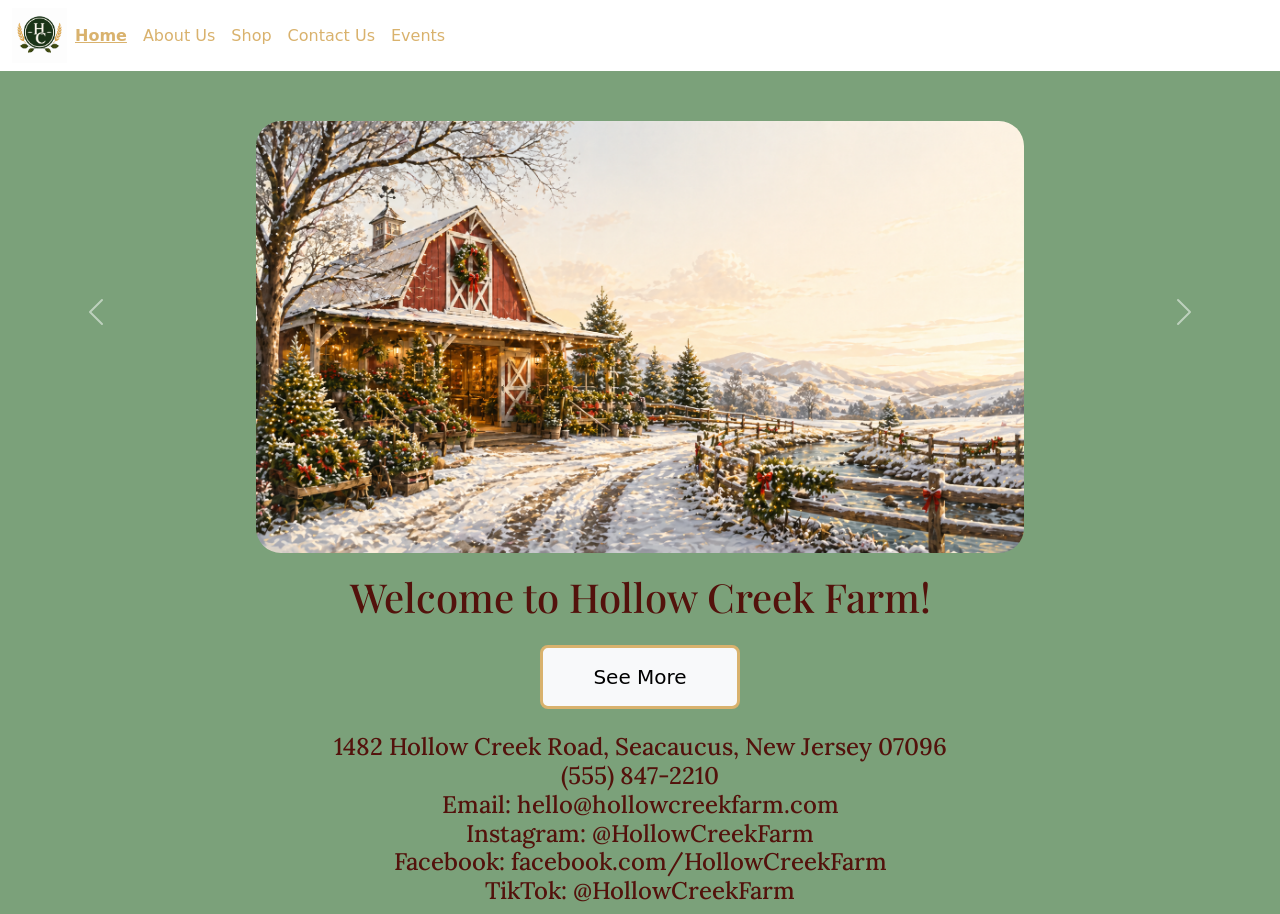
<file: index.html>
<!doctype html>
<html lang="en" data-bs-theme="light">
    <head>
        <title>Hollow Creek Farm</title>
        <!-- Required meta tags -->
        <meta charset="utf-8" />
        <meta name="viewport" content="width=device-width, initial-scale=1" />

        <!-- Bootstrap CSS v5.3.8 -->
         <link rel="stylesheet" href="homepage.css" />
        <link
            href="https://cdn.jsdelivr.net/npm/bootstrap@5.3.8/dist/css/bootstrap.min.css"
            rel="stylesheet"
            integrity="sha384-sRIl4kxILFvY47J16cr9ZwB07vP4J8+LH7qKQnuqkuIAvNWLzeN8tE5YBujZqJLB"
            crossorigin="anonymous"
        />
        <link rel="preconnect" href="https://fonts.googleapis.com">
<link rel="preconnect" href="https://fonts.gstatic.com" crossorigin>
<link href="https://fonts.googleapis.com/css2?family=Lora:ital,wght@0,400..700;1,400..700&family=Playfair+Display:ital,wght@0,400..900;1,400..900&family=Source+Sans+3:ital,wght@0,200..900;1,200..900&display=swap" rel="stylesheet">
    </head>

    <body>
        <header>
            <nav class="navbar navbar-expand-lg bg-body-white">
  <div class="container-fluid">
    <img src="logo-monogram-hc-wheat.png" width="55" height="55" class="d-inline-block align-text-top" />
    <button class="navbar-toggler" type="button" data-bs-toggle="collapse" data-bs-target="#navbarNav" aria-controls="navbarNav" aria-expanded="false" aria-label="Toggle navigation">
      <span class="navbar-toggler-icon"></span>
    </button>
    <div class="collapse navbar-collapse" id="navbarNav">
      <ul class="navbar-nav">
        <li class="nav-item">
          <a class="nav-link active" aria-current="page" href="index.html"><b><u>Home</u></b></a>
        </li>
        <li class="nav-item">
          <a class="nav-link" href="page2.html">About Us</a>
        </li>
        <li class="nav-item">
          <a class="nav-link" href="page3.html">Shop</a>
        </li>

        <li class="nav-item">
          <a class="nav-link" href="page4.html">Contact Us</a>
        </li>

        <li class="nav-item">
          <a class="nav-link" href="page5.html">Events</a>
        </li>
      </ul>
    </div>
  </div>
</nav>
        <main>
            <div id="carouselExampleAutoplaying" class="carousel slide" data-bs-ride="carousel">
  <div class="carousel-inner">
    <div class="carousel-item active">
      <img src="winter.png" class="d-block w-60" alt="Winter">
    </div>
    <div class="carousel-item">
      <img src="sunrise.png" class="d-block w-60" alt="Spring">
    </div>
    <div class="carousel-item">
      <img src="summer.png" class="d-block w-60" alt="Summer">
    </div>
        <div class="carousel-item">
      <img src="fall.png" class="d-block w-60" alt="Autumn">
    </div>
  </div>
  <button class="carousel-control-prev" type="button" data-bs-target="#carouselExampleAutoplaying" data-bs-slide="prev">
    <span class="carousel-control-prev-icon" aria-hidden="true"></span>
    <span class="visually-hidden">Previous</span>
  </button>
  <button class="carousel-control-next" type="button" data-bs-target="#carouselExampleAutoplaying" data-bs-slide="next">
    <span class="carousel-control-next-icon" aria-hidden="true"></span>
    <span class="visually-hidden">Next</span>
  </button>
</div>

<h1 class="text-center">Welcome to Hollow Creek Farm!</h1>
                  <a href="page2.html" class="btn btn-light cta-btn" role="button">
            See More
          </a>
          <h4 class="text-center">1482 Hollow Creek Road, Seacaucus, New Jersey 07096<br>(555) 847-2210<br>Email: hello@hollowcreekfarm.com<br>Instagram: @HollowCreekFarm <br>Facebook: facebook.com/HollowCreekFarm <br>TikTok: @HollowCreekFarm</h4>
        </main>
        <footer>
            <!-- place footer here -->
        </footer>
        <!-- Bootstrap JavaScript Bundle (includes Popper) -->
        <script
            src="https://cdn.jsdelivr.net/npm/bootstrap@5.3.8/dist/js/bootstrap.bundle.min.js"
            integrity="sha384-FKyoEForCGlyvwx9Hj09JcYn3nv7wiPVlz7YYwJrWVcXK/BmnVDxM+D2scQbITxI"
            crossorigin="anonymous"
        ></script>
    </body>
</html>
</file>
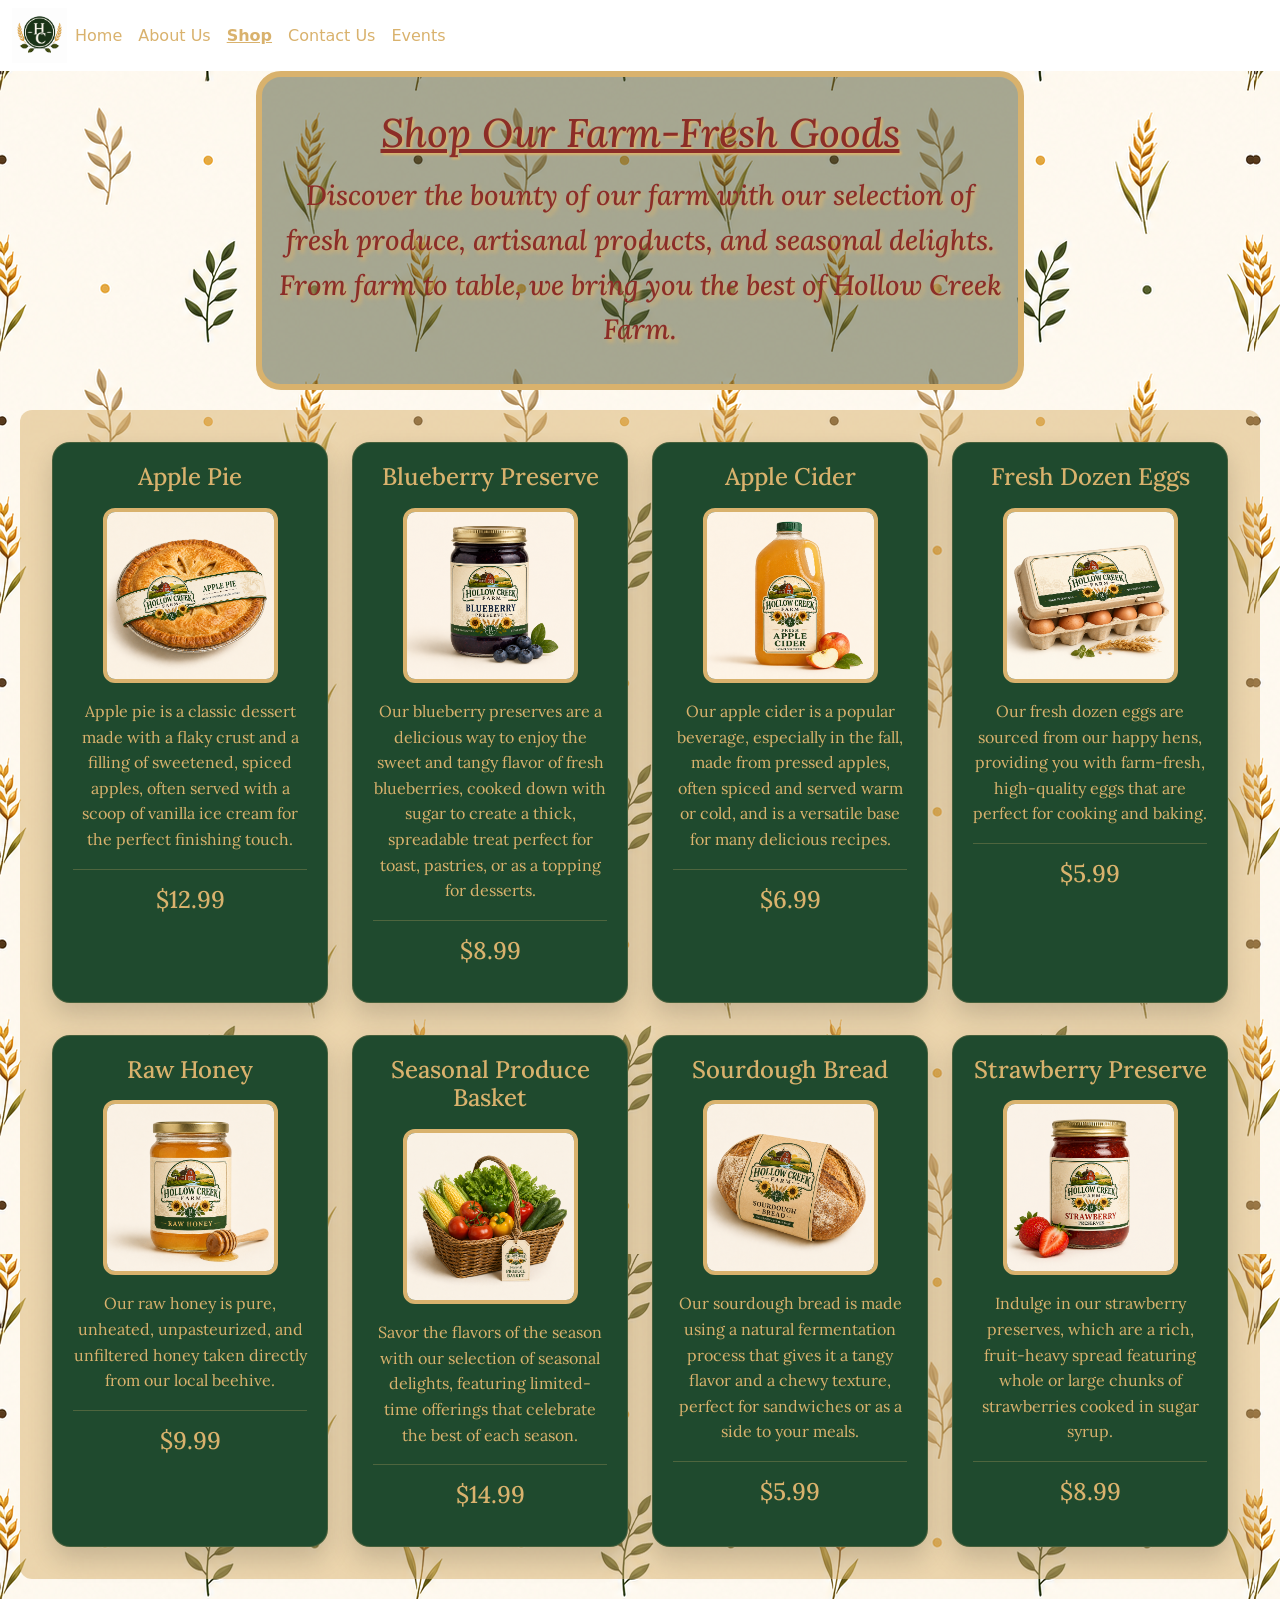
<file: page3.html>
<!doctype html>
<html lang="en" data-bs-theme="light">
<head>
    <title>Hollow Creek Farm</title>

    <meta charset="utf-8" />
    <meta name="viewport" content="width=device-width, initial-scale=1" />

    <link rel="stylesheet" href="page3.css" />

    <link
        href="https://cdn.jsdelivr.net/npm/bootstrap@5.3.8/dist/css/bootstrap.min.css"
        rel="stylesheet"
        integrity="sha384-sRIl4kxILFvY47J16cr9ZwB07vP4J8+LH7qKQnuqkuIAvNWLzeN8tE5YBujZqJLB"
        crossorigin="anonymous"
    />

    <link rel="preconnect" href="https://fonts.googleapis.com">
    <link rel="preconnect" href="https://fonts.gstatic.com" crossorigin>
    <link href="https://fonts.googleapis.com/css2?family=Lora:ital,wght@0,400..700;1,400..700&family=Playfair+Display:ital,wght@0,400..900;1,400..900&family=Source+Sans+3:ital,wght@0,200..900;1,200..900&display=swap" rel="stylesheet">
</head>

<body>

<header>
    <nav class="navbar navbar-expand-lg">
        <div class="container-fluid">
            <img src="logo-monogram-hc-wheat.png" width="55" height="55" class="d-inline-block align-text-top" alt="Hollow Creek Farm Logo" />

            <button class="navbar-toggler" type="button" data-bs-toggle="collapse" data-bs-target="#navbarNav"
                aria-controls="navbarNav" aria-expanded="false" aria-label="Toggle navigation">
                <span class="navbar-toggler-icon"></span>
            </button>

            <div class="collapse navbar-collapse" id="navbarNav">
                <ul class="navbar-nav">
                    <li class="nav-item">
                        <a class="nav-link active" href="index.html">Home</a>
                    </li>

                    <li class="nav-item">
                        <a class="nav-link" href="page2.html">About Us</a>
                    </li>

                    <li class="nav-item">
                        <a class="nav-link" href="#"><b><u>Shop</u></b></a>
                    </li>

                    <li class="nav-item">
                        <a class="nav-link" href="page4.html">Contact Us</a>
                    </li>

                    <li class="nav-item">
                        <a class="nav-link" href="page5.html">Events</a>
                    </li>
                </ul>
            </div>
        </div>
    </nav>
</header>

<main>

    <div class="title">
        <h1><i><u>Shop Our Farm-Fresh Goods</u></i></h1>

        <h3>
            <i>
                Discover the bounty of our farm with our selection of fresh produce,
                artisanal products, and seasonal delights. From farm to table,
                we bring you the best of Hollow Creek Farm.
            </i>
        </h3>
    </div>

    <div class="Products">

        <div class="row text-center g-4">

            <div class="col-md-3 col-sm-12">
                <div class="product-card">
                    <h4>Apple Pie</h4>
                    <img src="apple-pie.png" class="img-fluid" alt="Apple Pie">
                    <p>
                        Apple pie is a classic dessert made with a flaky crust and a filling of sweetened, spiced apples, often served with a scoop of vanilla ice cream for the perfect finishing touch.
                    </p>
                    <hr>
                    <h4>$12.99</h4>
                </div>
            </div>

            <div class="col-md-3 col-sm-12">
                <div class="product-card">
                    <h4>Blueberry Preserve</h4>
                    <img src="blueberry-preserve.png" class="img-fluid" alt="Blueberry Preserve">
                    <p>
Our blueberry preserves are a delicious way to enjoy the sweet and tangy flavor of fresh blueberries, cooked down with sugar to create a thick, spreadable treat perfect for toast, pastries, or as a topping for desserts.
                    </p>
                    <hr>
                    <h4>$8.99</h4>
                </div>
            </div>

            <div class="col-md-3 col-sm-12">
                <div class="product-card">
                    <h4>Apple Cider</h4>
                    <img src="apple-cider.png" class="img-fluid" alt="Apple Cider">
                    <p>
Our apple cider is a popular beverage, especially in the fall, made from pressed apples, often spiced and served warm or cold, and is a versatile base for many delicious recipes.
                    </p>
                    <hr>
                    <h4>$6.99</h4>
                </div>
            </div>

                        <div class="col-md-3 col-sm-12">
                <div class="product-card">
                    <h4>Fresh Dozen Eggs</h4>
                    <img src="fresh-eggs.png" class="img-fluid" alt="Fresh Eggs">
                    <p>
Our fresh dozen eggs are sourced from our happy hens, providing you with farm-fresh, high-quality eggs that are perfect for cooking and baking.
                    </p>
                    <hr>
                    <h4>$5.99</h4>
                </div>
            </div>

        </div>

        <div class="row text-center g-4 mt-2">

            <div class="col-md-3 col-sm-12">
                <div class="product-card">
                    <h4>Raw Honey</h4>
                    <img src="raw-honey.png" class="img-fluid" alt="Raw Honey">
                    <p>
                        Our raw honey is pure, unheated, unpasteurized, and unfiltered honey taken directly from our local beehive.
                    </p>
                    <hr>
                    <h4>$9.99</h4>
                </div>
            </div>

            <div class="col-md-3 col-sm-12">
                <div class="product-card">
                    <h4>Seasonal Produce Basket</h4>
                    <img src="seasonal-produce-basket.png" class="img-fluid" alt="Seasonal Produce Basket">
                    <p>
                        Savor the flavors of the season with our selection of seasonal delights,
                        featuring limited-time offerings that celebrate the best of each season.
                    </p>
                    <hr>
                    <h4>$14.99</h4>
                </div>
            </div>

                        <div class="col-md-3 col-sm-12">
                <div class="product-card">
                    <h4>Sourdough Bread</h4>
                    <img src="sourdough-bread.png" class="img-fluid" alt="Sourdough Bread">
                    <p>
Our sourdough bread is made using a natural fermentation process that gives it a tangy flavor and a chewy texture, perfect for sandwiches or as a side to your meals.
                    </p>
                    <hr>
                    <h4>$5.99</h4>
                </div>
            </div>

            <div class="col-md-3 col-sm-12">
                <div class="product-card">
                    <h4>Strawberry Preserve</h4>
                    <img src="strawberry-preserve.png" class="img-fluid" alt="Strawberry Preserve">
                    <p>
                        Indulge in our strawberry preserves, which are a rich, fruit-heavy spread featuring whole or large chunks of strawberries cooked in sugar syrup.
                    </p>
                    <hr>
                    <h4>$8.99</h4>
                </div>
            </div>

        </div>


    </div>

</main>

<script src="https://cdn.jsdelivr.net/npm/bootstrap@5.3.8/dist/js/bootstrap.bundle.min.js"></script>

</body>
</html>
</file>
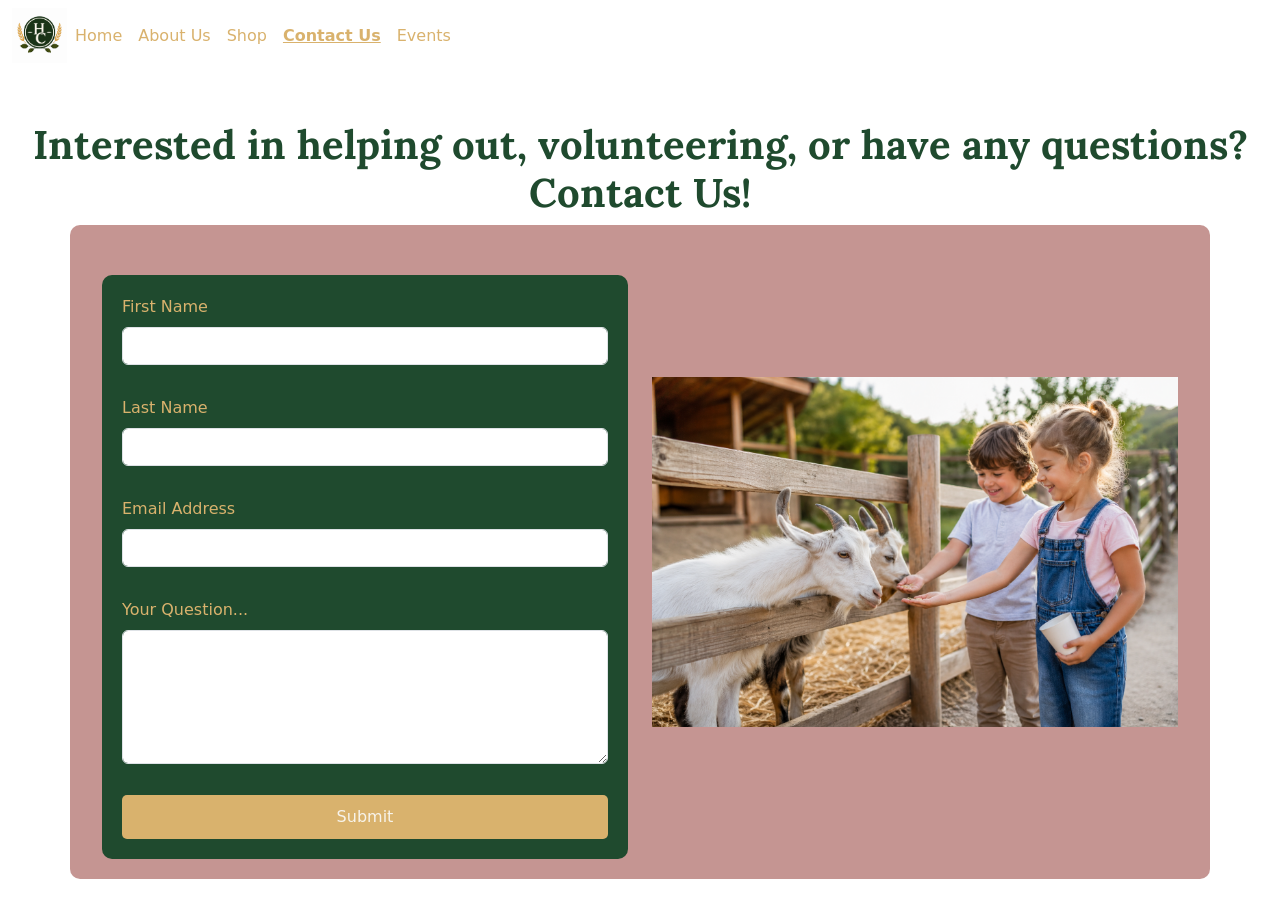
<file: page4.html>
<!doctype html>
<html lang="en" data-bs-theme="light">

<head>
    <title>Hollow Creek Farm</title>

    <meta charset="utf-8" />
    <meta name="viewport" content="width=device-width, initial-scale=1" />

    <link rel="stylesheet" href="page4.css" />

    <link
        href="https://cdn.jsdelivr.net/npm/bootstrap@5.3.8/dist/css/bootstrap.min.css"
        rel="stylesheet"
        integrity="sha384-sRIl4kxILFvY47J16cr9ZwB07vP4J8+LH7qKQnuqkuIAvNWLzeN8tE5YBujZqJLB"
        crossorigin="anonymous"
    />

    <link rel="preconnect" href="https://fonts.googleapis.com">
    <link rel="preconnect" href="https://fonts.gstatic.com" crossorigin>
    <link href="https://fonts.googleapis.com/css2?family=Lora:ital,wght@0,400..700;1,400..700&family=Playfair+Display:ital,wght@0,400..900;1,400..900&family=Source+Sans+3:ital,wght@0,200..900;1,200..900&display=swap" rel="stylesheet">
</head>

<body>

    <header>
        <nav class="navbar navbar-expand-lg">
            <div class="container-fluid">

                <img
                    src="logo-monogram-hc-wheat.png"
                    width="55"
                    height="55"
                    class="d-inline-block align-text-top"
                    alt="Hollow Creek Farm Logo"
                />

                <button
                    class="navbar-toggler"
                    type="button"
                    data-bs-toggle="collapse"
                    data-bs-target="#navbarNav"
                    aria-controls="navbarNav"
                    aria-expanded="false"
                    aria-label="Toggle navigation">
                    <span class="navbar-toggler-icon"></span>
                </button>

                <div class="collapse navbar-collapse" id="navbarNav">
                    <ul class="navbar-nav">

                        <li class="nav-item">
                            <a class="nav-link" href="index.html">Home</a>
                        </li>

                        <li class="nav-item">
                            <a class="nav-link" href="page2.html">About Us</a>
                        </li>

                        <li class="nav-item">
                            <a class="nav-link" href="page3.html">Shop</a>
                        </li>

                        <li class="nav-item">
                            <a class="nav-link active" href="#">
                                <b><u>Contact Us</u></b>
                            </a>
                        </li>

                        <li class="nav-item">
                            <a class="nav-link" href="page5.html">
                                Events
                            </a>
                        </li>

                    </ul>
                </div>

            </div>
        </nav>
    </header>

    <main>

        <div class="title">
            <h1>
                <b>
                    Interested in helping out, volunteering,
                    or have any questions?
                    <br>
                    Contact Us!
                </b>
            </h1>
        </div>

        <div class="container">

            <div class="row align-items-center">

                <!-- Contact Form -->
                <div class="col-md-6">

                    <form>

                        <div class="mb-3">
                            <label for="exampleFirstName" class="form-label">
                                First Name
                            </label>
                            <input
                                type="text"
                                class="form-control"
                                id="exampleFirstName">
                        </div>

                        <div class="mb-3">
                            <label for="exampleLastName" class="form-label">
                                Last Name
                            </label>
                            <input
                                type="text"
                                class="form-control"
                                id="exampleLastName">
                        </div>

                        <div class="mb-3">
                            <label for="exampleEmail" class="form-label">
                                Email Address
                            </label>
                            <input
                                type="email"
                                class="form-control"
                                id="exampleEmail">
                        </div>

                        <div class="mb-3">
                            <label for="exampleQuestion" class="form-label">
                                Your Question...
                            </label>
                            <textarea
                                class="form-control"
                                id="exampleQuestion"
                                rows="5"></textarea>
                        </div>

<button type="submit" class="btn farm-btn">
    Submit
</button>

                    </form>

                </div>

                <!-- Image -->
                <div class="col-md-6 text-center">

                    <img
                        src="kids.png"
                        class="img-fluid"
                        alt="Children helping at Hollow Creek Farm">

                </div>

            </div>

        </div>

    </main>

    <script
        src="https://cdn.jsdelivr.net/npm/bootstrap@5.3.8/dist/js/bootstrap.bundle.min.js"
        integrity="sha384-FKyoEForCGlyvwx9Hj09JcYn3nv7wiPVlz7YYwJrWVcXK/BmnVDxM+D2scQbITxI"
        crossorigin="anonymous">
    </script>

</body>

</html>
</file>
<file: homepage.css>
body {
    background-color: #7ba17a !important;
}

nav {
    background-color: white !important;
}

nav a {
    color: #D9B26D !important;
}

main img {
    width: 60%;
    height: auto;
    display: block;
    margin-top: 50px;
    margin-left: auto;
    margin-right: auto;
    align-items: center;
    border-radius: 25px;
}
h1 {
    padding-top: 20px;
color: #53120c !important;
font-family: "Playfair Display", serif;
  font-optical-sizing: auto;
  font-weight: 400px;
  font-style: normal;
}

.btn.btn-light.cta-btn {
    display: block;
    margin: 24px auto;
    padding: 14px 28px;
    font-size: 1.25rem;
    border-radius: 8px;
    border-color: #D9B26D !important;
    border-width: 3px;
    width: 200px;
    text-align: center;
}

h4 {
    font-family: "Lora", serif;
    font-weight: 400;
    font-style: normal;
    color: #53120c !important;
}
</file>
<file: page3.css>
body {
    background-image: url('wheat.png');
    background-repeat: repeat;
    margin: 0;
}

.navbar {
    background-color: white;
}

nav a {
    color: #D9B26D !important;
}

.title {
    color: #8C2D27;
    text-align: center !important;
    font-family: "Lora", serif;
    font-weight: 400;
    font-style: normal;
    padding: 2rem 1rem;
    background-color: #51573580 !important;
    border-radius: 25px;
    width: 60%;
    margin: 0 auto;
    border: 6px solid #D9B26D;
}

.title h1 {
    margin-bottom: 1rem;
    filter: drop-shadow(2px 2px 1px #D9B26D);
}

.title h3 {
    max-width: 900px;
    margin: 0 auto;
    line-height: 1.6;
    filter: drop-shadow(3px 3px 2px #D9B26D);
}

.Products {
    background-color: rgba(217, 178, 109, 0.5);
    padding: 2rem;
    margin: 20px;
    border-radius: 12px;
}

.product-card {
    background-color: #1F4A2E;
    color: #D9B26D;
    padding: 20px;
    border-radius: 18px;
    border: 1px solid rgba(217, 178, 109, 0.2);
    box-shadow: 0 12px 26px rgba(0, 0, 0, 0.16);
    transition: transform 0.2s ease, box-shadow 0.2s ease;
    font-family: "Lora", serif;
    font-weight: 400;
    height: 100%;
}

.product-card:hover {
    transform: translateY(-6px);
    box-shadow: 0 18px 36px rgba(0, 0, 0, 0.22);
}

.product-card h4 {
    margin-bottom: 1rem;
}

.product-card img {
    max-width: 175px;
    width: 100%;
    height: auto;
    border-radius: 12px;
    margin-bottom: 1rem;
    border: 4px solid #D9B26D;
}

.product-card img:hover {
    transform: translateY(-6px);
    box-shadow: 0 18px 36px rgba(0, 0, 0, 0.22);
    width: 110%;
    transition: transform 0.2s ease;
}

.product-card p {
    line-height: 1.6;
    margin-bottom: 0;
}

@media (max-width: 768px) {
    .Products {
        padding: 1rem;
        margin: 10px;
    }

    .title h1 {
        font-size: 2rem;
    }

    .title h3 {
        font-size: 1rem;
    }
}
</file>
<file: page4.css>
body {
    background-color: #F7F3EA;
    background-repeat: repeat;
    margin: 0;
}

.navbar {
    background-color: white;
    color: #D9B26D !important;
}

nav a {
    color: #D9B26D !important;
}

.title {
    text-align: center;
    margin-top: 50px;
    color: #1F4A2E;
    font-family: "Lora", serif;
    font-weight: 400;
    font-style: normal;
}

form {
    display: flex;
    flex-direction: column;
    margin-top: 30px;
    background-color:#1F4A2E;
    color: #D9B26D;
    padding: 20px;
    border-radius: 10px;
}

.form-control {
    margin-bottom: 15px;
    background-color: #F7F3EA;
    border: none;
    border-radius: 5px;
    padding: 10px;
}

button.farm-btn {
    background-color: #d9b26d !important;
    border: none !important;
    color: #F7F3EA !important;
    padding: 10px 20px;
    border-radius: 5px;
    transition: background-color 0.2s ease, transform 0.2s ease;
    cursor: pointer;
}

button.farm-btn:hover {
    background-color: #f7f3ea !important;
    color: #d9b26d !important;
    transform: translateY(-2px);
}

div.col-6 img {
    width: 100%;
    height: auto;
    border-radius: 20px !important;
    margin-top: 20px;
}

.row {
    display: flex;
    flex-wrap: wrap;
    margin-top: 30px;
    background-color: #8C2D2780;
    padding: 20px;
    border-radius: 10px !important;
}
</file>
